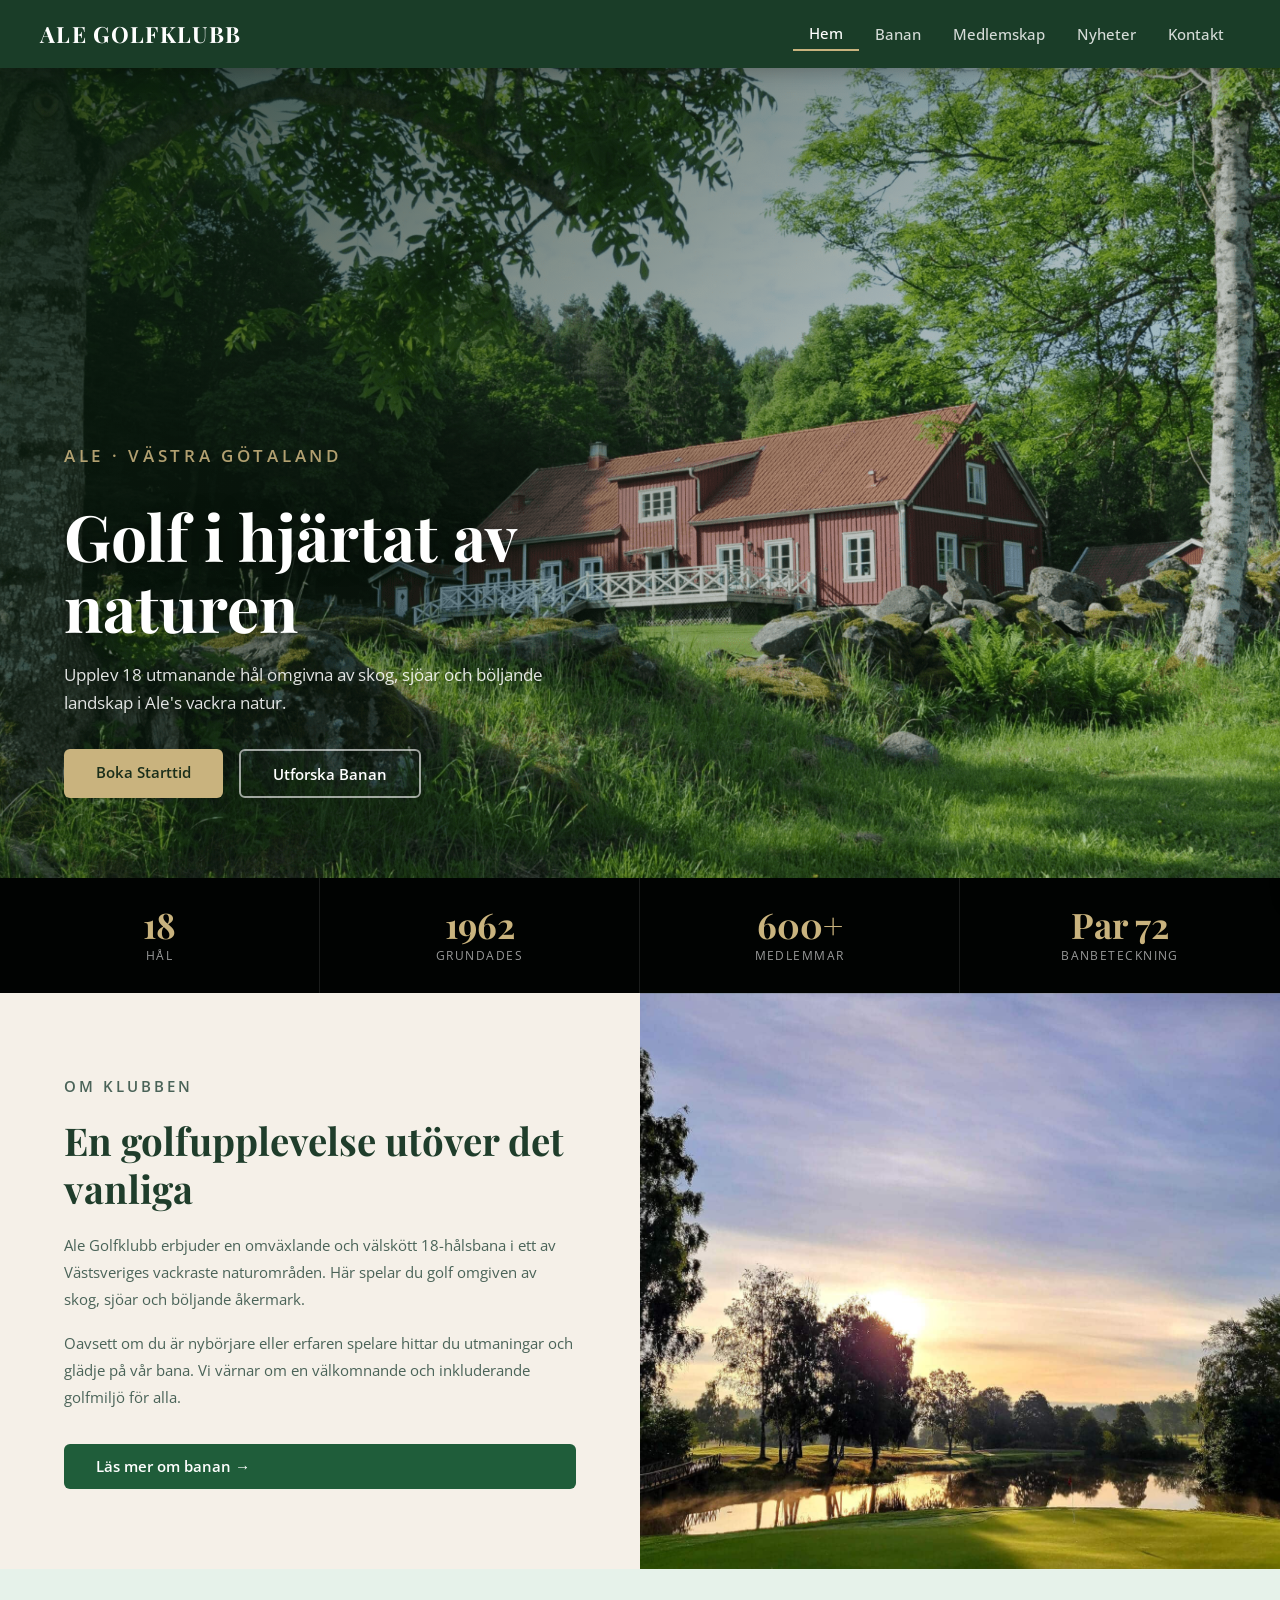
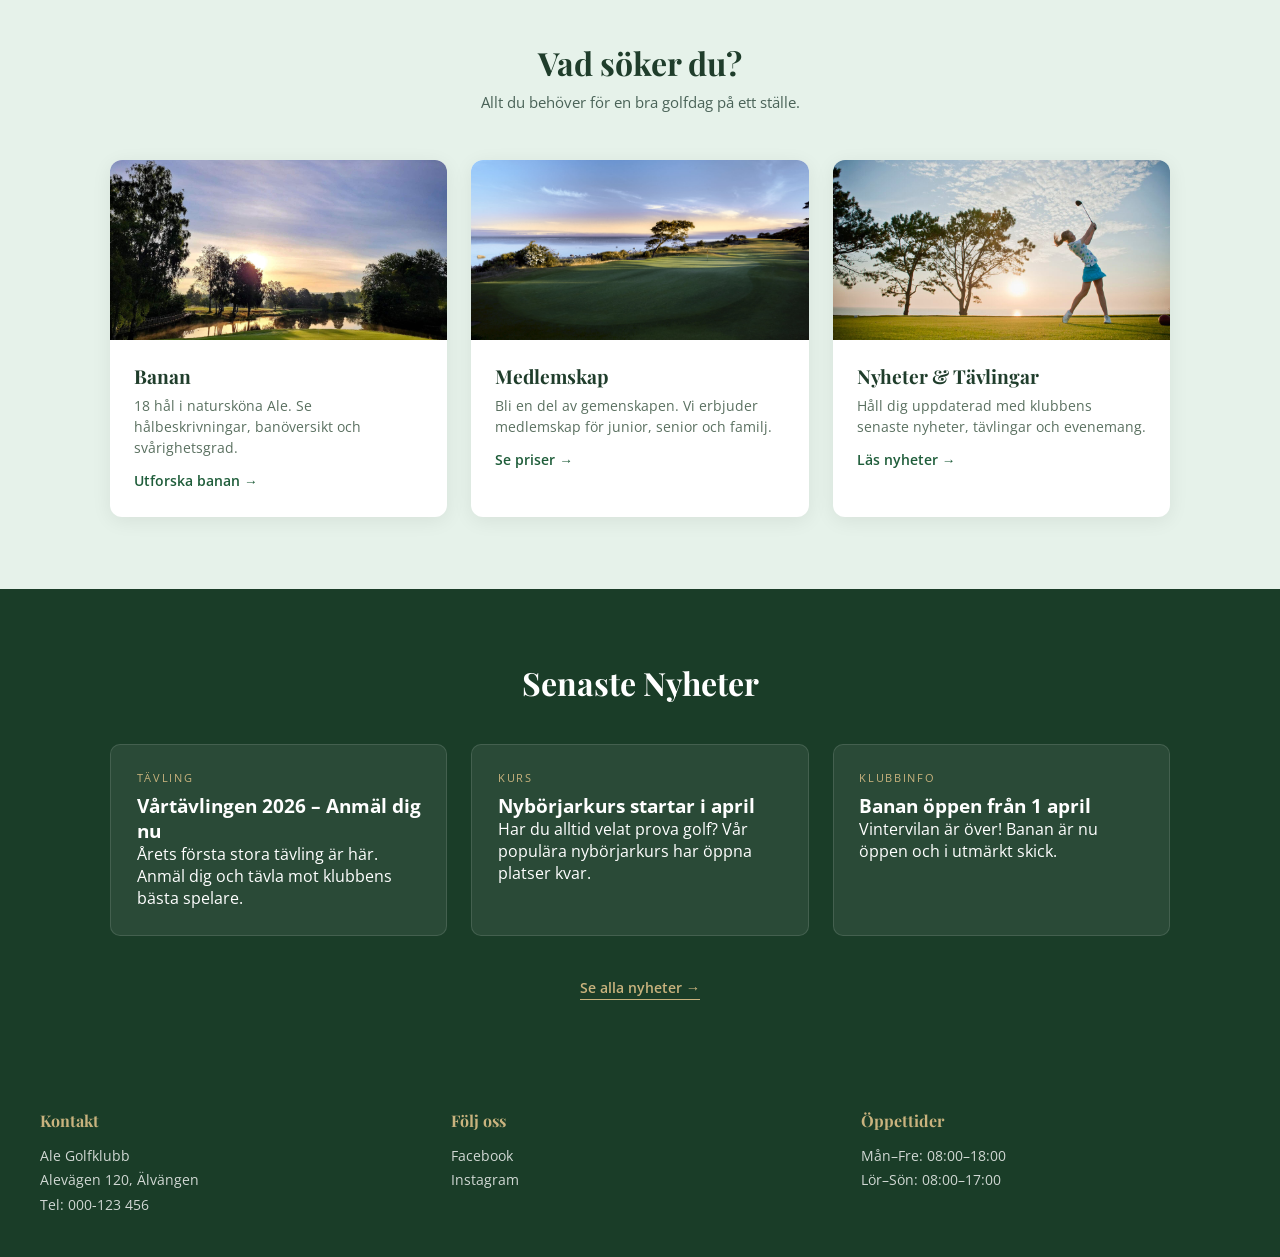
<file: index.html>
<!DOCTYPE html>
<html lang="sv">
<head>
  <meta charset="UTF-8">
  <meta name="viewport" content="width=device-width, initial-scale=1.0">
  <title>Ale Golfklubb</title>
  <link href="https://fonts.googleapis.com/css2?family=Playfair+Display:ital,wght@0,400;0,700;1,400&family=Open+Sans:wght@400;500;600&display=swap" rel="stylesheet">
  <link rel="stylesheet" href="css/style.css">
  <link rel="stylesheet" href="css/extra.css">
</head>
<body>

<header class="header">
  <div class="logo">ALE GOLFKLUBB</div>
  <nav class="nav">
    <a href="index.html" class="active">Hem</a>
    <a href="banor.html">Banan</a>
    <a href="medlemskap.html">Medlemskap</a>
    <a href="nyheter.html">Nyheter</a>
    <a href="#">Kontakt</a>
  </nav>
  <button class="hamburger" id="hamburger" aria-label="Öppna meny">
    <span></span>
    <span></span>
    <span></span>
  </button>
</header>

<div class="menu-overlay" id="menuOverlay"></div>
<nav class="mobile-menu" id="mobileMenu">
  <a href="index.html" class="active">Hem</a>
  <a href="banor.html">Banan</a>
  <a href="medlemskap.html">Medlemskap</a>
  <a href="nyheter.html">Nyheter</a>
  <a href="#">Kontakt</a>
</nav>

<section class="home-hero">
  <div class="home-hero-content">
    <p class="home-hero-eyebrow">Ale · Västra Götaland</p>
    <h1>Golf i hjärtat av naturen</h1>
    <p>Upplev 18 utmanande hål omgivna av skog, sjöar och böljande landskap i Ale's vackra natur.</p>
    <div class="home-hero-btns">
      <a href="medlemskap.html#planer" class="btn-primary">Boka Starttid</a>
      <a href="banor.html" class="btn-outline">Utforska Banan</a>
    </div>
  </div>
</section>

<div class="home-stats">
  <div class="stat-item">
    <div class="stat-number">18</div>
    <div class="stat-label">Hål</div>
  </div>
  <div class="stat-item">
    <div class="stat-number">1962</div>
    <div class="stat-label">Grundades</div>
  </div>
  <div class="stat-item">
    <div class="stat-number">600+</div>
    <div class="stat-label">Medlemmar</div>
  </div>
  <div class="stat-item">
    <div class="stat-number">Par 72</div>
    <div class="stat-label">Banbeteckning</div>
  </div>
</div>

<main class="home-intro">
  <div class="home-intro-text">
    <p class="section-eyebrow">Om Klubben</p>
    <h2>En golfupplevelse utöver det vanliga</h2>
    <p>Ale Golfklubb erbjuder en omväxlande och välskött 18-hålsbana i ett av Västsveriges vackraste naturområden. Här spelar du golf omgiven av skog, sjöar och böljande åkermark.</p>
    <p>Oavsett om du är nybörjare eller erfaren spelare hittar du utmaningar och glädje på vår bana. Vi värnar om en välkomnande och inkluderande golfmiljö för alla.</p>
    <a href="banor.html" class="btn-green" style="margin-top: 1rem;">Läs mer om banan →</a>
  </div>
  <div class="home-intro-image"></div>
</main>

<section class="home-quicklinks">
  <h2>Vad söker du?</h2>
  <p class="section-sub">Allt du behöver för en bra golfdag på ett ställe.</p>
  <div class="quicklinks-grid">
    <a href="banor.html" class="quicklink-card">
      <div class="quicklink-img" style="background-image: url('/img/Lysegardens_GK_1.jpg');"></div>
      <div class="quicklink-body">
        <h3>Banan</h3>
        <p>18 hål i natursköna Ale. Se hålbeskrivningar, banöversikt och svårighetsgrad.</p>
        <span class="quicklink-arrow">Utforska banan →</span>
      </div>
    </a>
    <a href="medlemskap.html" class="quicklink-card">
      <div class="quicklink-img" style="background-image: url('/img/9d8220f3-visby-hal-6.jpg');"></div>
      <div class="quicklink-body">
        <h3>Medlemskap</h3>
        <p>Bli en del av gemenskapen. Vi erbjuder medlemskap för junior, senior och familj.</p>
        <span class="quicklink-arrow">Se priser →</span>
      </div>
    </a>
    <a href="nyheter.html" class="quicklink-card">
      <div class="quicklink-img" style="background-image: url('/img/gettyimages-121322044-1024x576.jpg');"></div>
      <div class="quicklink-body">
        <h3>Nyheter & Tävlingar</h3>
        <p>Håll dig uppdaterad med klubbens senaste nyheter, tävlingar och evenemang.</p>
        <span class="quicklink-arrow">Läs nyheter →</span>
      </div>
    </a>
  </div>
</section>

<section class="home-news-strip">
  <h2>Senaste Nyheter</h2>
  <div class="news-strip-grid">
    <div class="card-dark">
      <p class="news-strip-tag">Tävling</p>
      <h3>Vårtävlingen 2026 – Anmäl dig nu</h3>
      <p>Årets första stora tävling är här. Anmäl dig och tävla mot klubbens bästa spelare.</p>
    </div>
    <div class="card-dark">
      <p class="news-strip-tag">Kurs</p>
      <h3>Nybörjarkurs startar i april</h3>
      <p>Har du alltid velat prova golf? Vår populära nybörjarkurs har öppna platser kvar.</p>
    </div>
    <div class="card-dark">
      <p class="news-strip-tag">Klubbinfo</p>
      <h3>Banan öppen från 1 april</h3>
      <p>Vintervilan är över! Banan är nu öppen och i utmärkt skick.</p>
    </div>
  </div>
  <div class="center-link">
    <a href="nyheter.html">Se alla nyheter →</a>
  </div>
</section>

<footer class="footer">
  <div>
    <h4>Kontakt</h4>
    <p>Ale Golfklubb<br>Alevägen 120, Älvängen<br>Tel: 000-123 456</p>
  </div>
  <div>
    <h4>Följ oss</h4>
    <p>Facebook<br>Instagram</p>
  </div>
  <div>
    <h4>Öppettider</h4>
    <p>Mån–Fre: 08:00–18:00<br>Lör–Sön: 08:00–17:00</p>
  </div>
</footer>

<script src="js/main.js"></script>

</body>
</html>
</file>
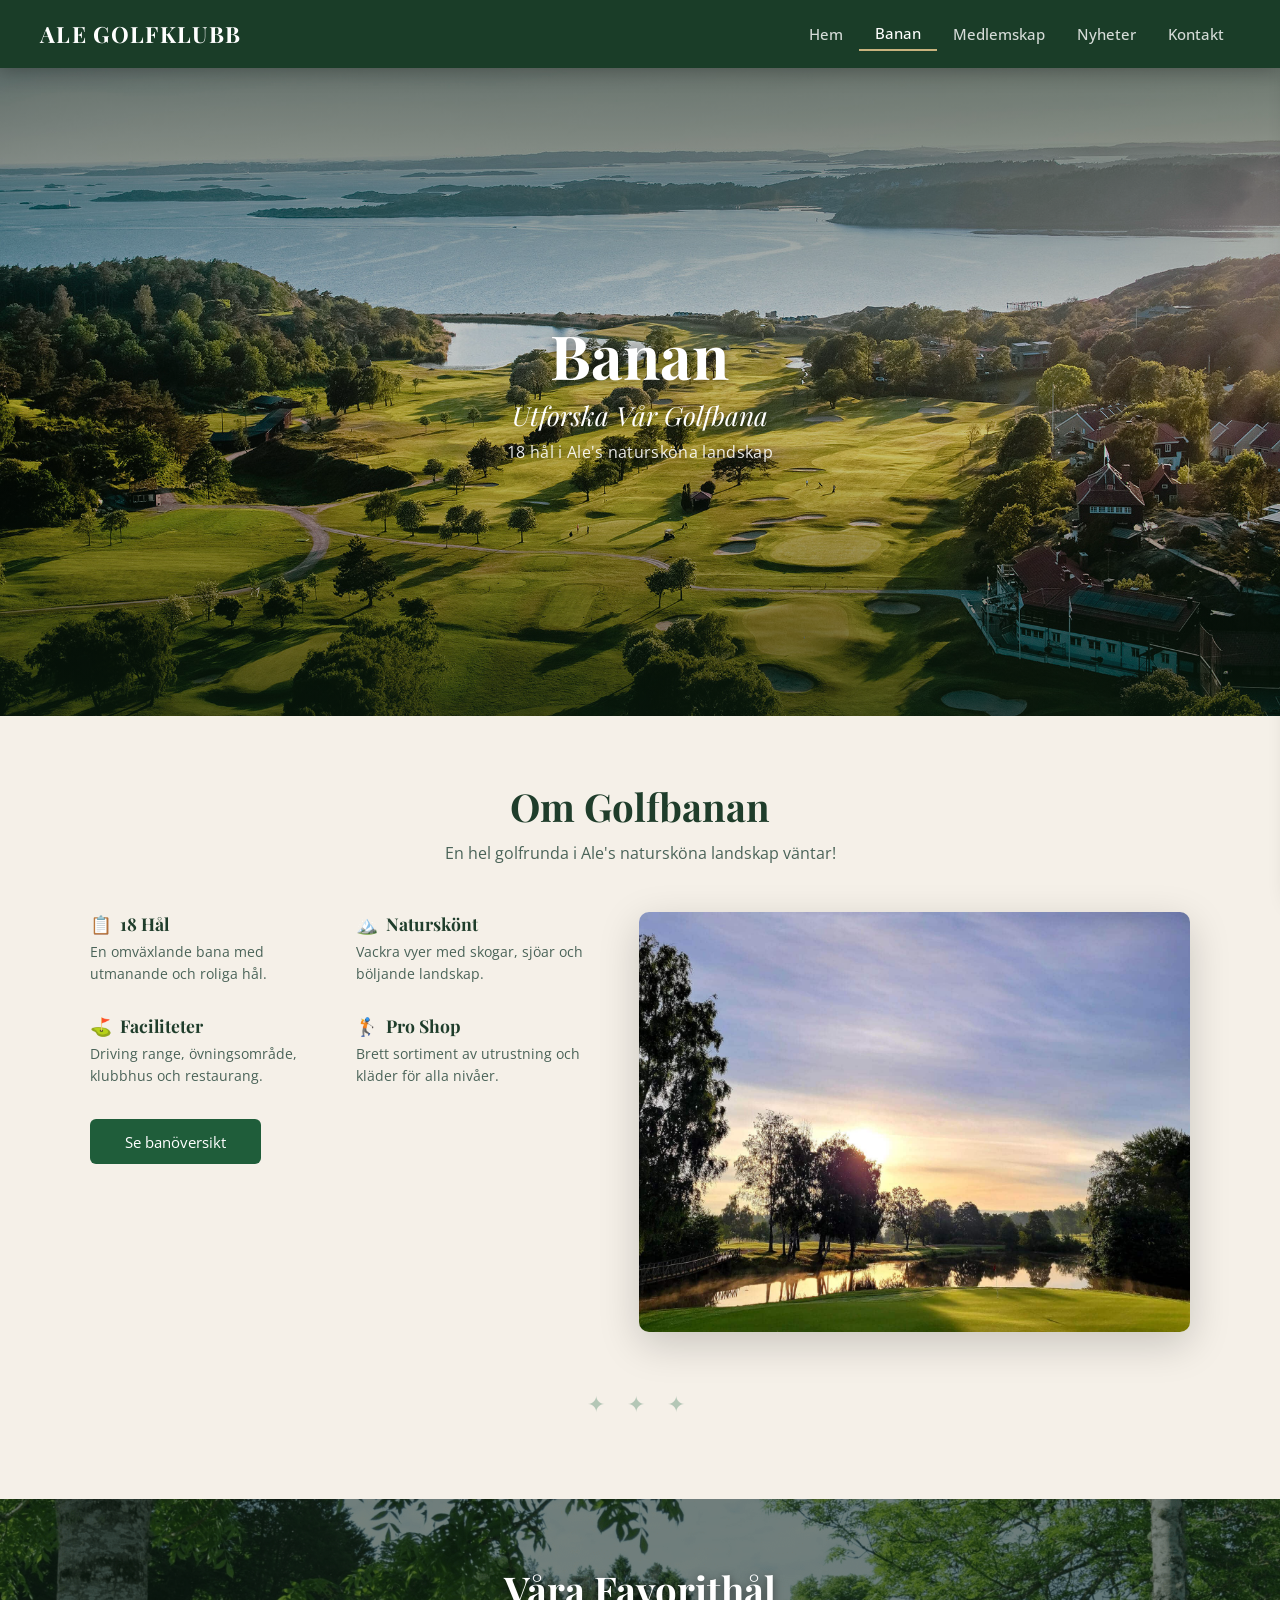
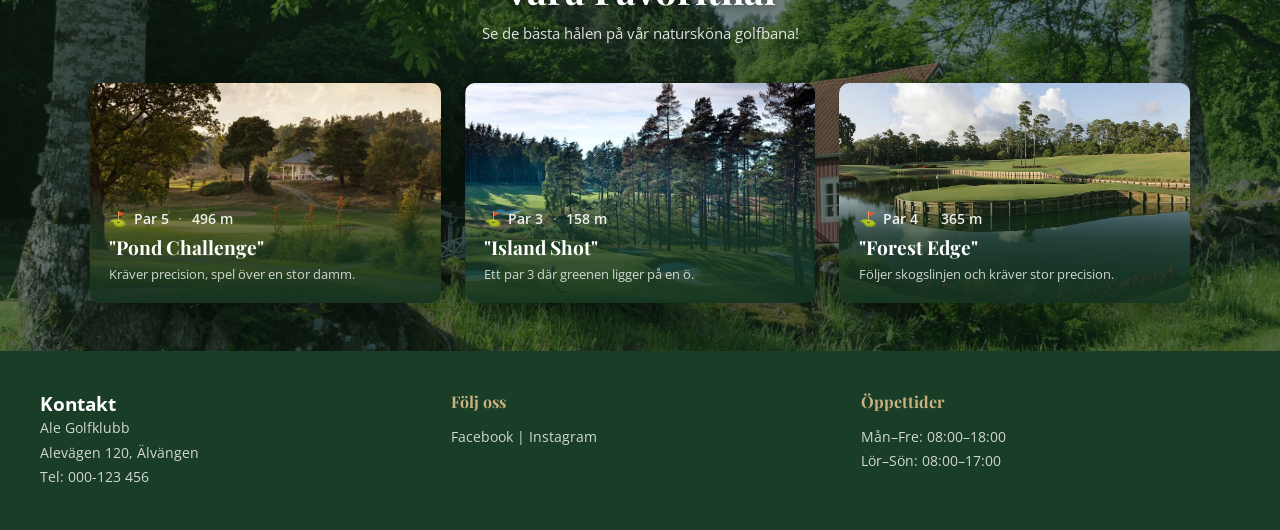
<file: banor.html>
<!DOCTYPE html>
<html lang="sv">
<head>
  <meta charset="UTF-8">
  <meta name="viewport" content="width=device-width, initial-scale=1.0">
  <title>Banan - Ale Golfklubb</title>
  <link rel="preconnect" href="https://fonts.googleapis.com">
  <link rel="preconnect" href="https://fonts.gstatic.com" crossorigin>
  <link href="https://fonts.googleapis.com/css2?family=Playfair+Display:ital,wght@0,400;0,700;1,400&family=Open+Sans:wght@400;500;600&display=swap" rel="stylesheet">
  <link rel="stylesheet" href="css/style.css">
  <link rel="stylesheet" href="css/extra.css">
</head>
<body>

<header class="header">
  <div class="logo">ALE GOLFKLUBB</div>
  <nav class="nav">
    <a href="index.html">Hem</a>
    <a href="banor.html" class="active">Banan</a>
    <a href="medlemskap.html">Medlemskap</a>
    <a href="nyheter.html">Nyheter</a>
    <a href="#">Kontakt</a>
  </nav>
  <button class="hamburger" id="hamburger" aria-label="Öppna meny">
    <span></span>
    <span></span>
    <span></span>
  </button>
</header>

<div class="menu-overlay" id="menuOverlay"></div>
<nav class="mobile-menu" id="mobileMenu">
  <a href="index.html">Hem</a>
  <a href="banor.html" class="active">Banan</a>
  <a href="medlemskap.html">Medlemskap</a>
  <a href="nyheter.html">Nyheter</a>
  <a href="#">Kontakt</a>
</nav>

<section class="course-hero">
  <div class="hero-content">
    <h1>Banan</h1>
    <p class="subtitle">Utforska Vår Golfbana</p>
    <span class="tagline">18 hål i Ale's natursköna landskap</span>
  </div>
</section>

<main class="course-info">
  <div class="course-info-header">
    <h2>Om Golfbanan</h2>
    <p>En hel golfrunda i Ale's natursköna landskap väntar!</p>
  </div>

  <div class="course-info-body">
    <div>
      <div class="course-features">
        <div class="feature-item">
          <div class="feature-icon-label">
            <span>📋</span>
            <span>18 Hål</span>
          </div>
          <p>En omväxlande bana med utmanande och roliga hål.</p>
        </div>
        <div class="feature-item">
          <div class="feature-icon-label">
            <span>🏔️</span>
            <span>Naturskönt</span>
          </div>
          <p>Vackra vyer med skogar, sjöar och böljande landskap.</p>
        </div>
        <div class="feature-item">
          <div class="feature-icon-label">
            <span>⛳</span>
            <span>Faciliteter</span>
          </div>
          <p>Driving range, övningsområde, klubbhus och restaurang.</p>
        </div>
        <div class="feature-item">
          <div class="feature-icon-label">
            <span>🏌️</span>
            <span>Pro Shop</span>
          </div>
          <p>Brett sortiment av utrustning och kläder för alla nivåer.</p>
        </div>
      </div>
      <div style="margin-top: 2rem;">
        <a href="#holes-grid" class="course-btn">Se banöversikt</a>
      </div>
    </div>

    <div class="course-image-block">
      <img src="/img/Lysegardens_GK_1.jpg" alt="Golfbana vy"
           onerror="this.style.display='none'; this.nextElementSibling.style.display='block';">
      <div class="img-placeholder"></div>
    </div>
  </div>

  <div class="divider">✦ ✦ ✦</div>
</main>

<section class="holes-bg" id="holes-grid">
  <div class="holes-header">
    <h2>Våra Favorithål</h2>
    <p>Se de bästa hålen på vår natursköna golfbana!</p>
  </div>

  <div class="holes-grid">

    <div class="hole-card">
      <div class="hole-img" style="background-image: url('/img/golfbanor.webp'); background-size: cover; background-position: center;"></div>
      <div class="hole-overlay">
        <div class="hole-par-line">
          <span>⛳</span>
          <span>Par 5</span>
          <span class="dot">·</span>
          <span>496 m</span>
        </div>
        <div class="hole-name">"Pond Challenge"</div>
        <p class="hole-desc">Kräver precision, spel över en stor damm.</p>
      </div>
    </div>

    <div class="hole-card">
      <div class="hole-img" style="background-image: url('/img/109_Hills_GC.jpg'); background-size: cover; background-position: center;"></div>
      <div class="hole-overlay">
        <div class="hole-par-line">
          <span>⛳</span>
          <span>Par 3</span>
          <span class="dot">·</span>
          <span>158 m</span>
        </div>
        <div class="hole-name">"Island Shot"</div>
        <p class="hole-desc">Ett par 3 där greenen ligger på en ö.</p>
      </div>
    </div>

    <div class="hole-card">
      <div class="hole-img" style="background-image: url('/img/Sawgrass_17.jpg'); background-size: cover; background-position: center;"></div>
      <div class="hole-overlay">
        <div class="hole-par-line">
          <span>⛳</span>
          <span>Par 4</span>
          <span class="dot">·</span>
          <span>365 m</span>
        </div>
        <div class="hole-name">"Forest Edge"</div>
        <p class="hole-desc">Följer skogslinjen och kräver stor precision.</p>
      </div>
    </div>

  </div>
</section>

<footer class="footer">
  <div>
    <h3>Kontakt</h3>
    <p>Ale Golfklubb<br>Alevägen 120, Älvängen<br>Tel: 000-123 456</p>
  </div>
  <div>
    <h4>Följ oss</h4>
    <p>Facebook | Instagram</p>
  </div>
  <div>
    <h4>Öppettider</h4>
    <p>Mån–Fre: 08:00–18:00<br>Lör–Sön: 08:00–17:00</p>
  </div>
</footer>

<script src="js/main.js"></script>

</body>
</html>
</file>
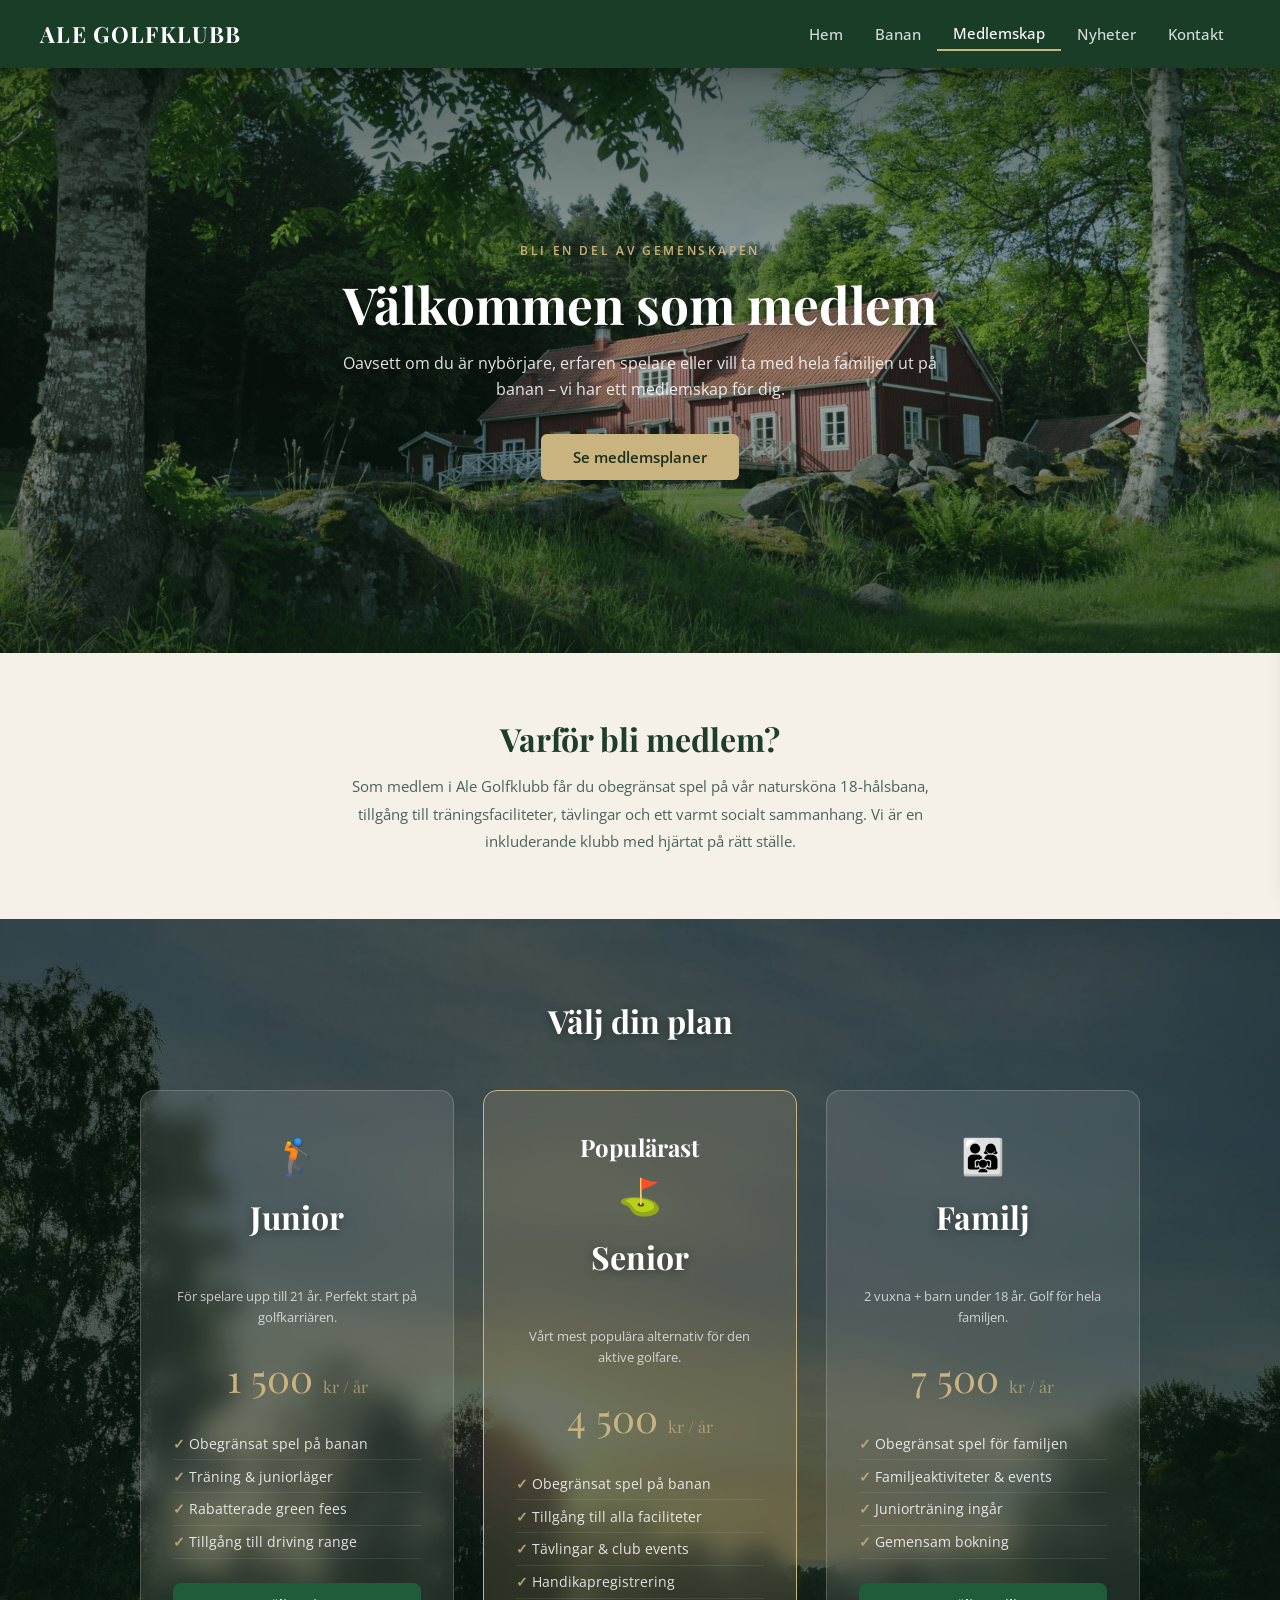
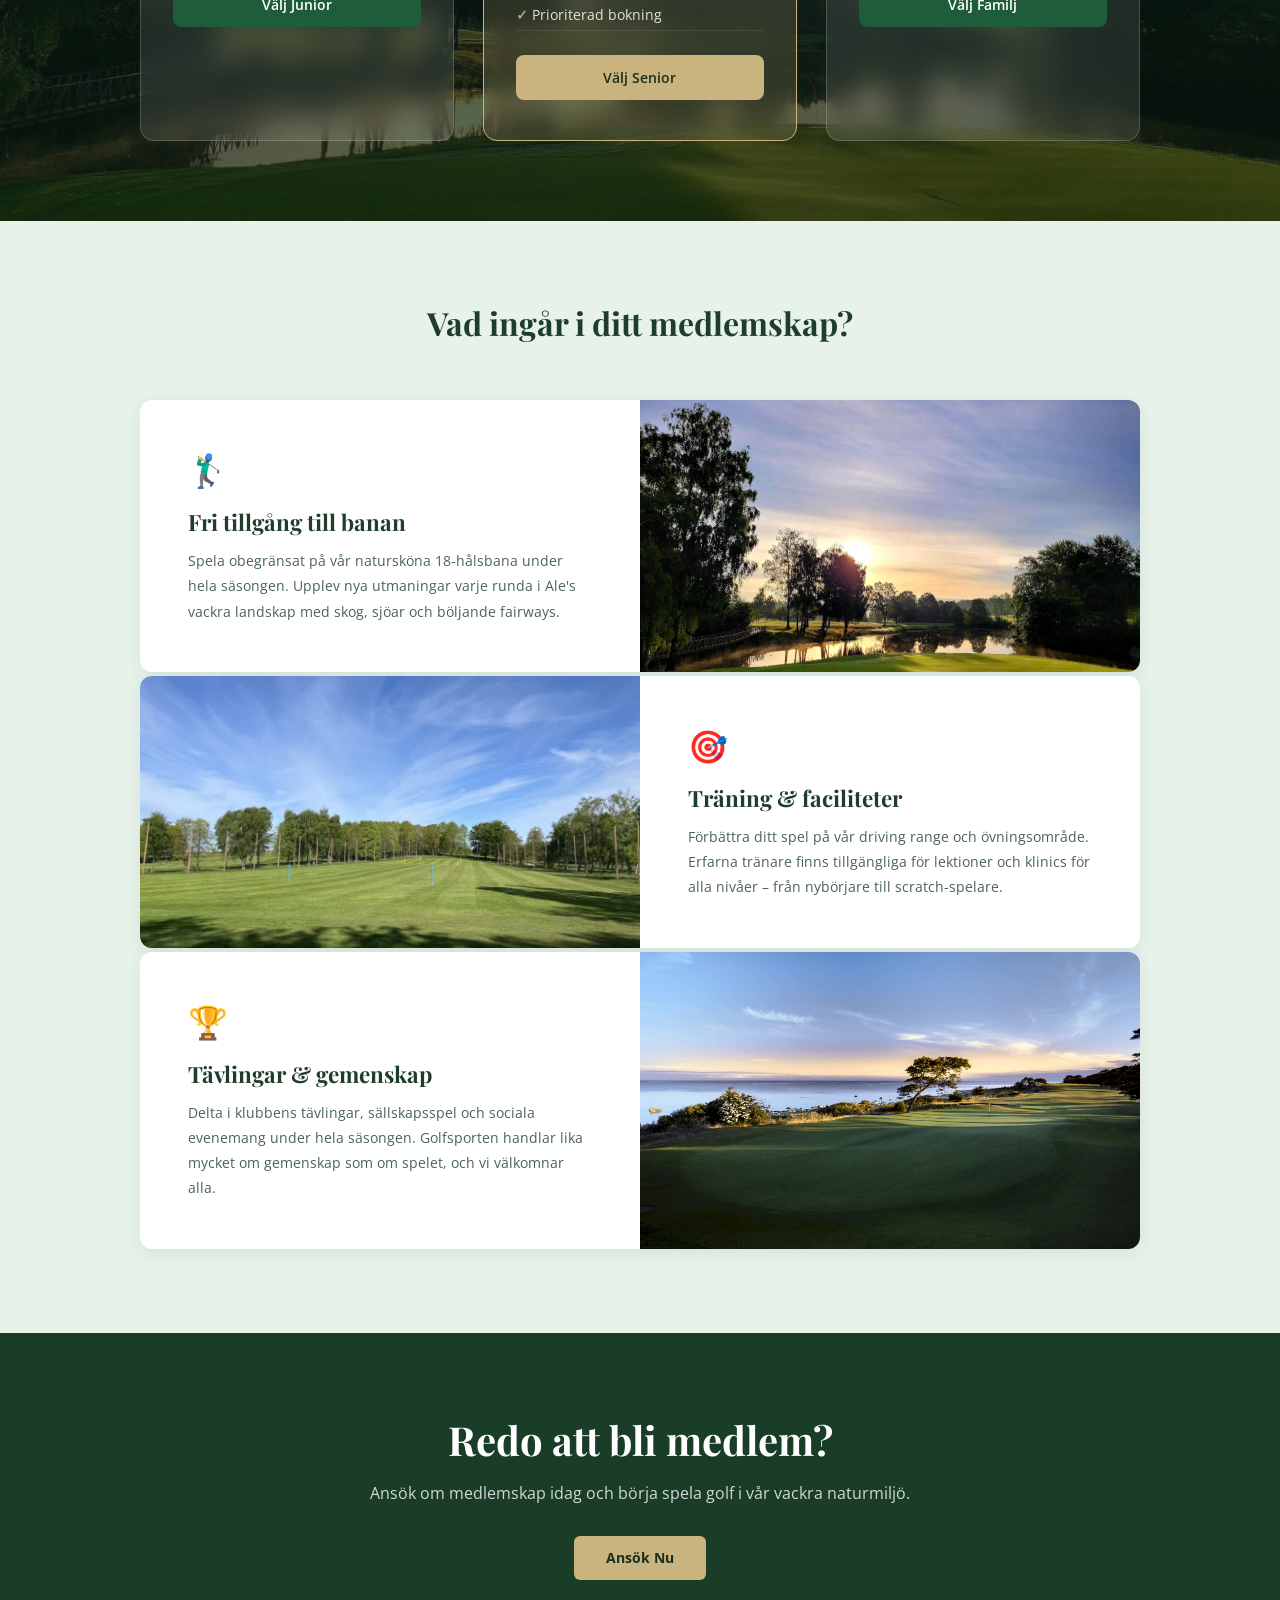
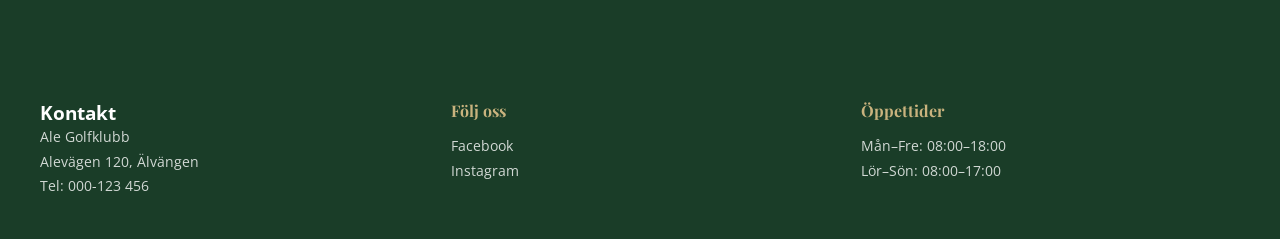
<file: medlemskap.html>
<!DOCTYPE html>
<html lang="sv">
<head>
  <meta charset="UTF-8">
  <meta name="viewport" content="width=device-width, initial-scale=1.0">
  <title>Medlemskap - Ale Golfklubb</title>
  <link href="https://fonts.googleapis.com/css2?family=Playfair+Display:ital,wght@0,400;0,700;1,400&family=Open+Sans:wght@400;500;600&display=swap" rel="stylesheet">
  <link rel="stylesheet" href="css/style.css">
  <link rel="stylesheet" href="css/extra.css">
</head>
<body>

<header class="header">
  <div class="logo">ALE GOLFKLUBB</div>
  <nav class="nav">
    <a href="index.html">Hem</a>
    <a href="banor.html">Banan</a>
    <a href="medlemskap.html" class="active">Medlemskap</a>
    <a href="nyheter.html">Nyheter</a>
    <a href="#">Kontakt</a>
  </nav>
  <button class="hamburger" id="hamburger" aria-label="Öppna meny">
    <span></span>
    <span></span>
    <span></span>
  </button>
</header>

<div class="menu-overlay" id="menuOverlay"></div>
<nav class="mobile-menu" id="mobileMenu">
  <a href="index.html">Hem</a>
  <a href="banor.html">Banan</a>
  <a href="medlemskap.html" class="active">Medlemskap</a>
  <a href="nyheter.html">Nyheter</a>
  <a href="#">Kontakt</a>
</nav>

<section class="member-hero">
  <div class="member-hero-content">
    <span class="eyebrow">Bli en del av gemenskapen</span>
    <h1>Välkommen som medlem</h1>
    <p>Oavsett om du är nybörjare, erfaren spelare eller vill ta med hela familjen ut på banan – vi har ett medlemskap för dig.</p>
    <a href="#planer" class="btn-primary">Se medlemsplaner</a>
  </div>
</section>

<section class="member-intro">
  <h2>Varför bli medlem?</h2>
  <p>Som medlem i Ale Golfklubb får du obegränsat spel på vår natursköna 18-hålsbana, tillgång till träningsfaciliteter, tävlingar och ett varmt socialt sammanhang. Vi är en inkluderande klubb med hjärtat på rätt ställe.</p>
</section>

<main class="member-plans" id="planer">
  <h2>Välj din plan</h2>
  <div class="plans-grid">

    <div class="plan-card">
      <h1>🏌️</h1>
      <h2>Junior</h2>
      <p class="plan-desc">För spelare upp till 21 år. Perfekt start på golfkarriären.</p>
      <div class="plan-price">1 500 <span>kr / år</span></div>
      <ul>
        <li>Obegränsat spel på banan</li>
        <li>Träning & juniorläger</li>
        <li>Rabatterade green fees</li>
        <li>Tillgång till driving range</li>
      </ul>
      <a href="#" class="btn-plan">Välj Junior</a>
    </div>

    <div class="plan-card featured">
      <h3>Populärast</h3>
      <h1>⛳</h1>
      <h2>Senior</h2>
      <p class="plan-desc">Vårt mest populära alternativ för den aktive golfare.</p>
      <div class="plan-price">4 500 <span>kr / år</span></div>
      <ul>
        <li>Obegränsat spel på banan</li>
        <li>Tillgång till alla faciliteter</li>
        <li>Tävlingar & club events</li>
        <li>Handikapregistrering</li>
        <li>Prioriterad bokning</li>
      </ul>
      <a href="#" class="btn-plan">Välj Senior</a>
    </div>

    <div class="plan-card">
      <h1>👨‍👩‍👧</h1>
      <h2>Familj</h2>
      <p class="plan-desc">2 vuxna + barn under 18 år. Golf för hela familjen.</p>
      <div class="plan-price">7 500 <span>kr / år</span></div>
      <ul>
        <li>Obegränsat spel för familjen</li>
        <li>Familjeaktiviteter & events</li>
        <li>Juniorträning ingår</li>
        <li>Gemensam bokning</li>
      </ul>
      <a href="#" class="btn-plan">Välj Familj</a>
    </div>

  </div>
</main>

<section class="member-benefits">
  <h2>Vad ingår i ditt medlemskap?</h2>

  <div class="benefit-row">
    <div class="benefit-text">
      <div class="benefit-icon-large">🏌️‍♂️</div>
      <h3>Fri tillgång till banan</h3>
      <p>Spela obegränsat på vår natursköna 18-hålsbana under hela säsongen. Upplev nya utmaningar varje runda i Ale's vackra landskap med skog, sjöar och böljande fairways.</p>
    </div>
    <div class="benefit-img" style="background-image: url('/img/Lysegardens_GK_1.jpg');"></div>
  </div>

  <div class="benefit-row reverse">
    <div class="benefit-text">
      <div class="benefit-icon-large">🎯</div>
      <h3>Träning & faciliteter</h3>
      <p>Förbättra ditt spel på vår driving range och övningsområde. Erfarna tränare finns tillgängliga för lektioner och klinics för alla nivåer – från nybörjare till scratch-spelare.</p>
    </div>
    <div class="benefit-img" style="background-image: url('/img/thumbnail_IMG_4904-1030x773.jpg');"></div>
  </div>

  <div class="benefit-row">
    <div class="benefit-text">
      <div class="benefit-icon-large">🏆</div>
      <h3>Tävlingar & gemenskap</h3>
      <p>Delta i klubbens tävlingar, sällskapsspel och sociala evenemang under hela säsongen. Golfsporten handlar lika mycket om gemenskap som om spelet, och vi välkomnar alla.</p>
    </div>
    <div class="benefit-img" style="background-image: url('/img/9d8220f3-visby-hal-6.jpg');"></div>
  </div>
</section>

<section class="member-cta">
  <h2>Redo att bli medlem?</h2>
  <p>Ansök om medlemskap idag och börja spela golf i vår vackra naturmiljö.</p>
  <button type="button">Ansök Nu</button>
</section>

<footer class="footer">
  <div>
    <h3>Kontakt</h3>
    <p>Ale Golfklubb<br>Alevägen 120, Älvängen<br>Tel: 000-123 456</p>
  </div>
  <div>
    <h4>Följ oss</h4>
    <p>Facebook<br>Instagram</p>
  </div>
  <div>
    <h4>Öppettider</h4>
    <p>Mån–Fre: 08:00–18:00<br>Lör–Sön: 08:00–17:00</p>
  </div>
</footer>

<script src="js/main.js"></script>

</body>
</html>
</file>
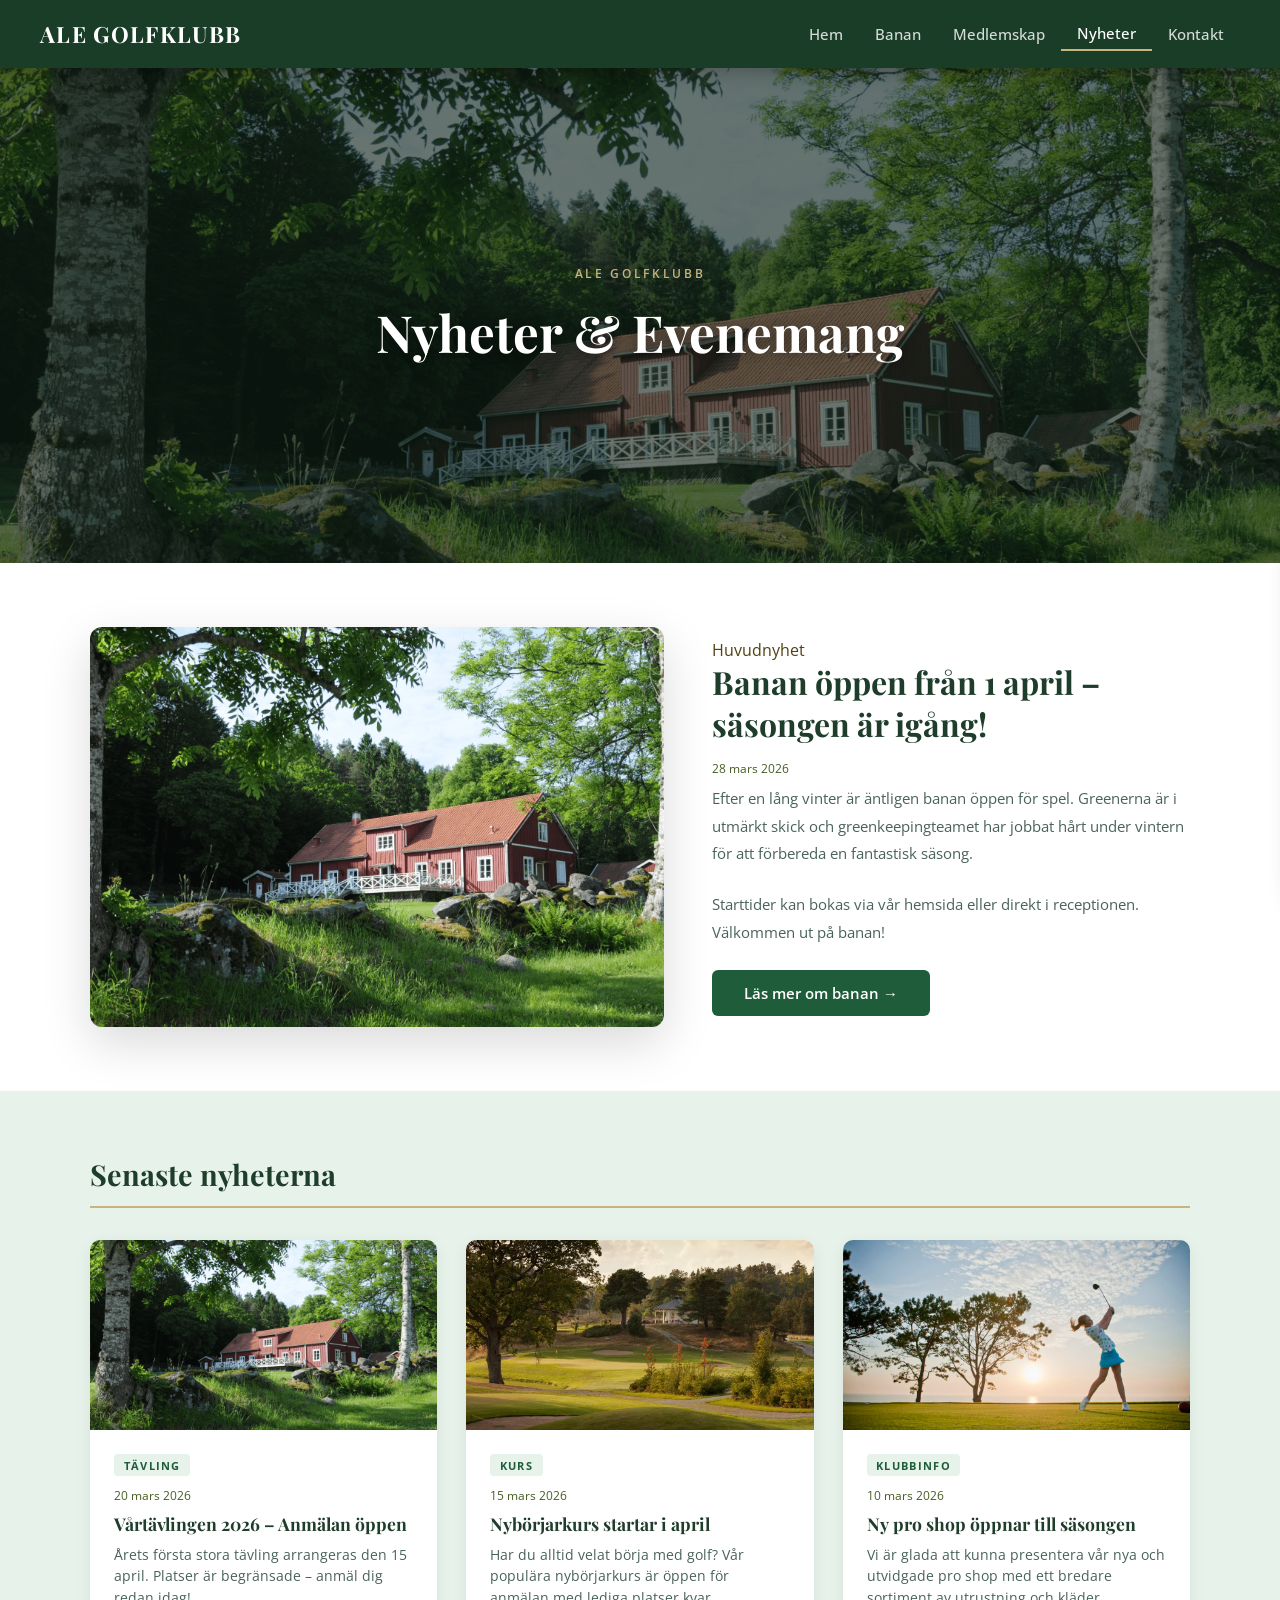
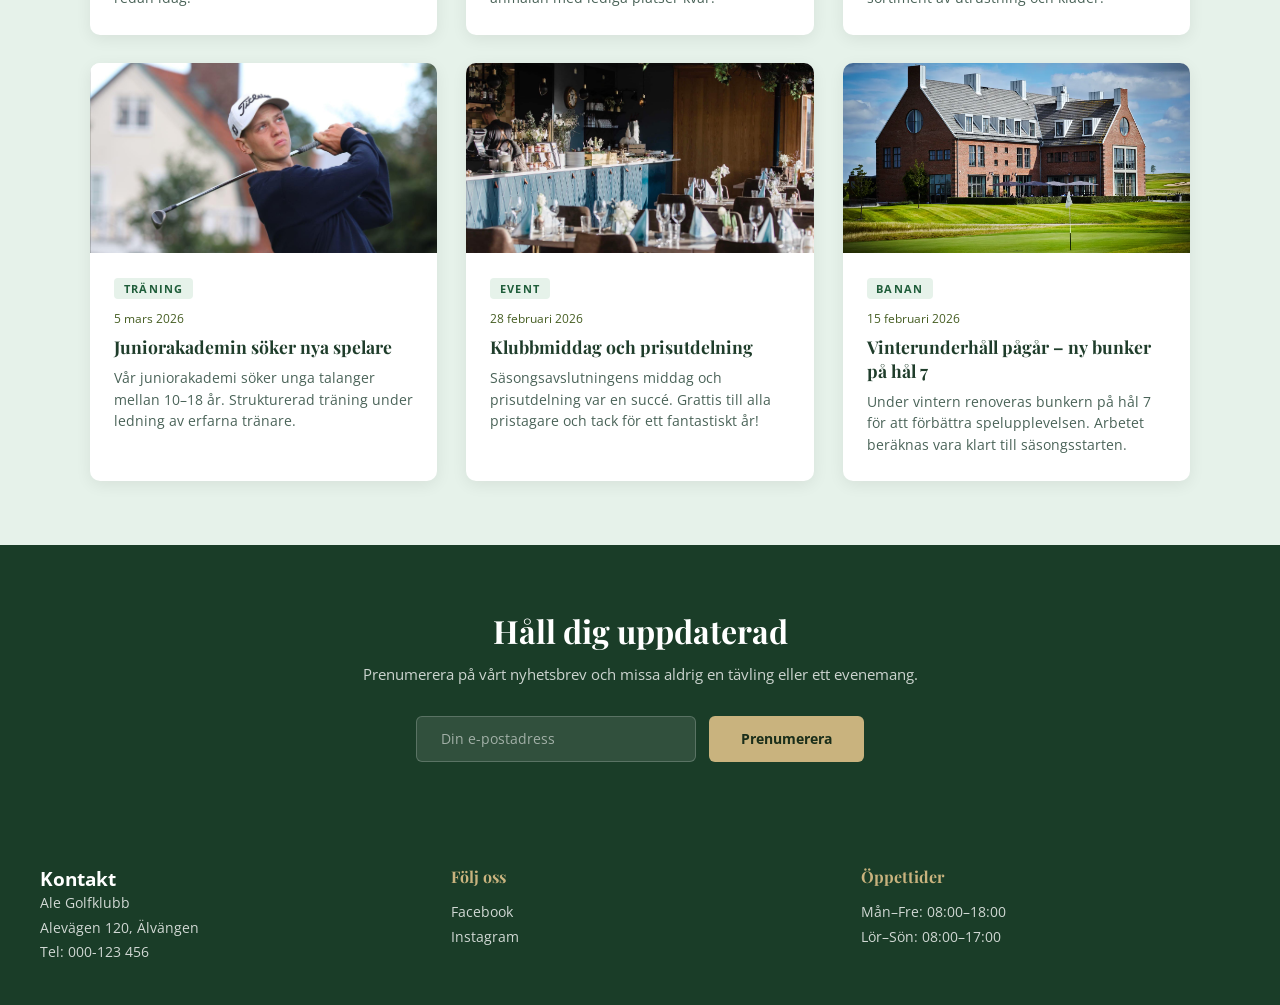
<file: nyheter.html>
<!DOCTYPE html>
<html lang="sv">
<head>
  <meta charset="UTF-8">
  <meta name="viewport" content="width=device-width, initial-scale=1.0">
  <title>Nyheter - Ale Golfklubb</title>
  <link href="https://fonts.googleapis.com/css2?family=Playfair+Display:ital,wght@0,400;0,700;1,400&family=Open+Sans:wght@400;500;600&display=swap" rel="stylesheet">
  <link rel="stylesheet" href="css/style.css">
  <link rel="stylesheet" href="css/extra.css">
</head>
<body>

<header class="header">
  <div class="logo">ALE GOLFKLUBB</div>
  <nav class="nav">
    <a href="index.html">Hem</a>
    <a href="banor.html">Banan</a>
    <a href="medlemskap.html">Medlemskap</a>
    <a href="nyheter.html" class="active">Nyheter</a>
    <a href="#">Kontakt</a>
  </nav>
  <button class="hamburger" id="hamburger" aria-label="Öppna meny">
    <span></span>
    <span></span>
    <span></span>
  </button>
</header>

<div class="menu-overlay" id="menuOverlay"></div>
<nav class="mobile-menu" id="mobileMenu">
  <a href="index.html">Hem</a>
  <a href="banor.html">Banan</a>
  <a href="medlemskap.html">Medlemskap</a>
  <a href="nyheter.html" class="active">Nyheter</a>
  <a href="#">Kontakt</a>
</nav>

<section class="news-hero">
  <div class="news-hero-content">
    <span class="eyebrow">Ale Golfklubb</span>
    <h1>Nyheter & Evenemang</h1>
  </div>
</section>

<section class="news-featured">
  <div class="news-featured-inner">
    <div class="news-featured-img"></div>
    <div class="news-featured-text">
      <span class="news-featured-eyebrow">Huvudnyhet</span>
      <h2>Banan öppen från 1 april – säsongen är igång!</h2>
      <span class="news-date">28 mars 2026</span>
      <p>Efter en lång vinter är äntligen banan öppen för spel. Greenerna är i utmärkt skick och greenkeepingteamet har jobbat hårt under vintern för att förbereda en fantastisk säsong.</p>
      <p>Starttider kan bokas via vår hemsida eller direkt i receptionen. Välkommen ut på banan!</p>
      <a href="banor.html" class="btn-green">Läs mer om banan →</a>
    </div>
  </div>
</section>

<main class="news-grid-section">
    <h2>Senaste nyheterna</h2>
    <div class="news-article-grid">
  
      <a href="#" class="news-article-card">
        <div class="news-article-img" style="background-image: url('/img/banner-img1.png');"></div>
        <div class="news-article-body">
          <span class="news-tag">Tävling</span>
          <span class="news-date">20 mars 2026</span>
          <h3>Vårtävlingen 2026 – Anmälan öppen</h3>
          <p>Årets första stora tävling arrangeras den 15 april. Platser är begränsade – anmäl dig redan idag!</p>
        </div>
      </a>
  
      <a href="#" class="news-article-card">
        <div class="news-article-img" style="background-image: url('/img/golfbanor.webp');"></div>
        <div class="news-article-body">
          <span class="news-tag">Kurs</span>
          <span class="news-date">15 mars 2026</span>
          <h3>Nybörjarkurs startar i april</h3>
          <p>Har du alltid velat börja med golf? Vår populära nybörjarkurs är öppen för anmälan med lediga platser kvar.</p>
        </div>
      </a>
  
      <a href="#" class="news-article-card">
        <div class="news-article-img" style="background-image: url('/img/gettyimages-121322044-1024x576.jpg');"></div>
        <div class="news-article-body">
          <span class="news-tag">Klubbinfo</span>
          <span class="news-date">10 mars 2026</span>
          <h3>Ny pro shop öppnar till säsongen</h3>
          <p>Vi är glada att kunna presentera vår nya och utvidgade pro shop med ett bredare sortiment av utrustning och kläder.</p>
        </div>
      </a>
  
      <a href="#" class="news-article-card">
        <div class="news-article-img" style="background-image: url('/img/0wGZls3xH3g-mYkhtq8e9qAISXJ0-REGULAR.jpg');"></div>
        <div class="news-article-body">
          <span class="news-tag">Träning</span>
          <span class="news-date">5 mars 2026</span>
          <h3>Juniorakademin söker nya spelare</h3>
          <p>Vår juniorakademi söker unga talanger mellan 10–18 år. Strukturerad träning under ledning av erfarna tränare.</p>
        </div>
      </a>
  
      <a href="#" class="news-article-card">
        <div class="news-article-img" style="background-image: url('img/Miljobild-restaurang-3.jpg');"></div>
        <div class="news-article-body">
          <span class="news-tag">Event</span>
          <span class="news-date">28 februari 2026</span>
          <h3>Klubbmiddag och prisutdelning</h3>
          <p>Säsongsavslutningens middag och prisutdelning var en succé. Grattis till alla pristagare och tack för ett fantastiskt år!</p>
        </div>
      </a>
  
      <a href="#" class="news-article-card">
        <div class="news-article-img" style="background-image: url('/img/9748_1620734278.233.webp');"></div>
        <div class="news-article-body">
          <span class="news-tag">Banan</span>
          <span class="news-date">15 februari 2026</span>
          <h3>Vinterunderhåll pågår – ny bunker på hål 7</h3>
          <p>Under vintern renoveras bunkern på hål 7 för att förbättra spelupplevelsen. Arbetet beräknas vara klart till säsongsstarten.</p>
        </div>
      </a>
    </div>
</main>

<section class="news-newsletter">
  <h2>Håll dig uppdaterad</h2>
  <p>Prenumerera på vårt nyhetsbrev och missa aldrig en tävling eller ett evenemang.</p>
  <div class="newsletter-form">
    <input type="email" placeholder="Din e-postadress">
    <button type="button">Prenumerera</button>
  </div>
</section>

<footer class="footer">
  <div>
    <h3>Kontakt</h3>
    <p>Ale Golfklubb<br>Alevägen 120, Älvängen<br>Tel: 000-123 456</p>
  </div>
  <div>
    <h4>Följ oss</h4>
    <p>Facebook<br>Instagram</p>
  </div>
  <div>
    <h4>Öppettider</h4>
    <p>Mån–Fre: 08:00–18:00<br>Lör–Sön: 08:00–17:00</p>
  </div>
</footer>

<script src="js/main.js"></script>

</body>
</html>
</file>
<file: css/style.css>
@import url('https://fonts.googleapis.com/css2?family=Playfair+Display:ital,wght@0,400;0,700;1,400&family=Open+Sans:wght@400;500;600&display=swap');

* {
  box-sizing: border-box;
  margin: 0;
  padding: 0;
}

body {
  font-family: 'Open Sans', sans-serif;
  background-color: #e6f2ea;
  color: #1f3d2b;
}

.eyebrow {
  display: block;
  font-size: 0.75rem;
  font-weight: 600;
  letter-spacing: 0.22em;
  text-transform: uppercase;
  color: #c9b37e;
  margin-bottom: 1rem;
}

.gold-line {
  width: 60px;
  height: 3px;
  background: #c9b37e;
  margin: 1rem auto;
  border-radius: 2px;
}

/* knappar */

.btn, .btn-primary, .btn-outline, .btn-green, .btn-dark, .btn-gold, .btn-ghost {
  display: inline-block;
  padding: 0.8rem 2rem;
  border: none;
  border-radius: 6px;
  font-family: 'Open Sans', sans-serif;
  font-size: 0.95rem;
  font-weight: 600;
  cursor: pointer;
  text-decoration: none;
  transition: background 0.2s, transform 0.15s;
}

/* guld-knapp - används på hero och CTA */
.btn-primary, .btn-gold {
  background: #c9b37e;
  color: #1a2e1a;
}
.btn-primary:hover, .btn-gold:hover {
  background: #b39e63;
  transform: translateY(-2px);
}

/* mörkgrön knapp */
.btn-dark, .btn-green {
  background: #1f5d3a;
  color: white;
}
.btn-dark:hover, .btn-green:hover {
  background: #174c2f;
}

/* genomskinlig knapp mot mörk bakgrund */
.btn-outline, .btn-ghost {
  background: transparent;
  color: white;
  border: 2px solid rgba(255,255,255,0.6);
}
.btn-outline:hover, .btn-ghost:hover {
  border-color: #c9b37e;
  color: #c9b37e;
}

/* kort - återanvänds på nyheter och index */

.card-grid {
  display: grid;
  grid-template-columns: repeat(3, 1fr);
  gap: 1.5rem;
  max-width: 1100px;
  margin: 0 auto;
}

.card-white {
  background: white;
  border-radius: 10px;
  overflow: hidden;
  box-shadow: 0 4px 16px rgba(0,0,0,0.07);
  transition: transform 0.22s, box-shadow 0.22s;
  text-decoration: none;
  color: inherit;
  display: block;
}
.card-white:hover {
  transform: translateY(-5px);
  box-shadow: 0 12px 32px rgba(0,0,0,0.12);
}

.card-img {
  height: 190px;
  background-color: #2a5c3f;
  background-size: cover;
  background-position: center;
}

.card-body {
  padding: 1.4rem 1.5rem 1.6rem;
}
.card-body h3 {
  font-family: 'Playfair Display', serif;
  font-size: 1.1rem;
  margin-bottom: 0.5rem;
  color: #1f3d2b;
  line-height: 1.35;
}
.card-body p {
  font-size: 0.85rem;
  color: #4a6358;
  line-height: 1.6;
}

/* glasskort används på pristabell */
.card-glass {
  background: rgba(255,255,255,0.10);
  backdrop-filter: blur(12px);
  border: 1px solid rgba(255,255,255,0.18);
  border-radius: 14px;
  padding: 2.5rem 2rem;
  color: white;
  text-align: center;
  transition: transform 0.25s, background 0.25s;
  position: relative;
}
.card-glass:hover {
  transform: translateY(-8px);
  background: rgba(255,255,255,0.16);
}
.card-glass.featured {
  background: rgba(201,179,126,0.18);
  border-color: #c9b37e;
}

/* mörkgrön glastig bakgrund, används i nyhetsdel på index */
.card-dark {
  background: rgba(255,255,255,0.07);
  border: 1px solid rgba(255,255,255,0.12);
  border-radius: 10px;
  padding: 1.6rem;
  color: white;
  transition: background 0.2s;
}
.card-dark:hover {
  background: rgba(255,255,255,0.12);
}

/* nyhetsetikett och datum */
.news-tag {
  display: inline-block;
  font-size: 0.68rem;
  font-weight: 700;
  letter-spacing: 0.12em;
  text-transform: uppercase;
  color: #1f5d3a;
  background: #e6f2ea;
  border-radius: 4px;
  padding: 0.2rem 0.6rem;
  margin-bottom: 0.7rem;
}
.news-date {
  display: block;
  font-size: 0.78rem;
  color: #455d22;
  margin-bottom: 0.5rem;
}
.news-strip-tag {
  font-size: 0.7rem;
  text-transform: uppercase;
  letter-spacing: 0.15em;
  color: #c9b37e;
  margin-bottom: 0.5rem;
  display: block;
}

.center-link {
  text-align: center;
}
.center-link a {
  color: #c9b37e;
  text-decoration: none;
  font-weight: 600;
  font-size: 0.9rem;
  border-bottom: 1px solid #c9b37e;
  padding-bottom: 2px;
}

/* header + hamburgermeny */

.header {
  background-color: #1a3d28;
  padding: 1.1rem 2.5rem;
  display: flex;
  justify-content: space-between;
  align-items: center;
  position: sticky;
  top: 0;
  z-index: 200;
  box-shadow: 0 2px 20px rgba(0,0,0,0.3);
}

.logo {
  font-family: 'Playfair Display', serif;
  font-size: 1.4rem;
  font-weight: 700;
  letter-spacing: 0.06em;
  color: white;
}

.nav {
  display: flex;
  align-items: center;
}
.nav a {
  color: rgba(255,255,255,0.82);
  padding: 0.35rem 1rem;
  text-decoration: none;
  font-weight: 500;
  font-size: 0.92rem;
  transition: color 0.2s;
}
.nav a:hover {
  color: #c9b37e;
}
.nav a.active {
  color: white;
  border-bottom: 2px solid #c9b37e;
}

.hamburger {
  display: none;
  flex-direction: column;
  justify-content: center;
  gap: 5px;
  background: none;
  border: none;
  cursor: pointer;
  padding: 4px;
  z-index: 300;
}
.hamburger span {
  display: block;
  width: 24px;
  height: 2px;
  background: white;
  border-radius: 2px;
  transition: transform 0.25s, opacity 0.25s;
}
.hamburger.open span:nth-child(1) {
  transform: translateY(7px) rotate(45deg);
}
.hamburger.open span:nth-child(2) {
  opacity: 0;
}
.hamburger.open span:nth-child(3) {
  transform: translateY(-7px) rotate(-45deg);
}

.mobile-menu {
  position: fixed;
  top: 0;
  right: -280px;
  width: 260px;
  height: 100vh;
  background: #1a3d28;
  z-index: 150;
  padding: 5rem 2rem 2rem;
  display: flex;
  flex-direction: column;
  gap: 0.3rem;
  box-shadow: -4px 0 24px rgba(0,0,0,0.3);
  transition: right 0.3s ease;
}
.mobile-menu.open {
  right: 0;
}
.mobile-menu a {
  color: rgba(255,255,255,0.85);
  text-decoration: none;
  font-size: 1.1rem;
  font-weight: 500;
  padding: 0.9rem 0;
  border-bottom: 1px solid rgba(255,255,255,0.1);
  transition: color 0.2s;
}
.mobile-menu a:hover {
  color: #c9b37e;
}
.mobile-menu a.active {
  color: #c9b37e;
}

.menu-overlay {
  display: none;
  position: fixed;
  inset: 0;
  background: rgba(0,0,0,0.45);
  z-index: 140;
}
.menu-overlay.open {
  display: block;
}

/* footer */

.footer {
  background-color: #1a3d28;
  color: white;
  display: grid;
  grid-template-columns: repeat(auto-fit, minmax(200px, 1fr));
  padding: 2.5rem;
  gap: 2rem;
}
.footer h4 {
  font-family: 'Playfair Display', serif;
  font-size: 1rem;
  color: #c9b37e;
  margin-bottom: 0.8rem;
}
.footer p {
  font-size: 0.88rem;
  line-height: 1.75;
  opacity: 0.8;
}

/* index.html */

.home-hero {
  height: 90vh;
  min-height: 560px;
  background-image: url("/img/banner-img1.png");
  background-size: cover;
  background-position: center 40%;
  display: flex;
  align-items: flex-end;
  justify-content: flex-start;
  position: relative;
}
.home-hero::before {
  content: "";
  position: absolute;
  inset: 0;
  background: linear-gradient(135deg, rgba(10,30,15,0.82) 0%, rgba(10,30,15,0.30) 55%, rgba(10,30,15,0.10) 100%);
}

.home-hero-content {
  position: relative;
  z-index: 1;
  padding: 0 4rem 5rem;
  max-width: 640px;
  color: white;
}
.home-hero-eyebrow {
  display: block;
  font-size: 0.75rem;
  font-weight: 600;
  letter-spacing: 0.22em;
  text-transform: uppercase;
  color: #c9b37e;
  margin-bottom: 1rem;
}
.home-hero-content h1 {
  font-family: 'Playfair Display', serif;
  font-size: 4rem;
  font-weight: 700;
  line-height: 1.1;
  margin-bottom: 1.2rem;
  text-shadow: 0 2px 20px rgba(0,0,0,0.5);
}
.home-hero-content p {
  font-size: 1.05rem;
  opacity: 0.88;
  line-height: 1.65;
  margin-bottom: 2rem;
}
.home-hero-btns, .hero-btns {
  display: flex;
  gap: 1rem;
  flex-wrap: wrap;
}

.home-stats {
  background-color: #010302;
  display: grid;
  grid-template-columns: repeat(4, 1fr);
  text-align: center;
}
.stat-item {
  padding: 1.8rem 1rem;
  border-right: 1px solid rgba(255,255,255,0.1);
  color: white;
}
.stat-item:last-child {
  border-right: none;
}
.stat-number {
  font-family: 'Playfair Display', serif;
  font-size: 2.2rem;
  font-weight: 700;
  color: #c9b37e;
  line-height: 1;
  margin-bottom: 0.3rem;
}
.stat-label {
  font-size: 0.75rem;
  text-transform: uppercase;
  letter-spacing: 0.12em;
  opacity: 0.6;
}

.home-intro {
  display: grid;
  grid-template-columns: 1fr 1fr;
  min-height: 500px;
}
.home-intro-text {
  background-color: #f5f0e8;
  padding: 5rem 4rem;
  display: flex;
  flex-direction: column;
  justify-content: center;
}
.home-intro-text .eyebrow,
.section-eyebrow {
  display: block;
  font-size: 0.75rem;
  font-weight: 600;
  letter-spacing: 0.2em;
  text-transform: uppercase;
  color: #8a9e6e;
  margin-bottom: 0.8rem;
}
.home-intro-text h2 {
  font-family: 'Playfair Display', serif;
  font-size: 2.4rem;
  color: #1f3d2b;
  margin-bottom: 1.2rem;
  line-height: 1.25;
}
.home-intro-text p {
  color: #4a6358;
  line-height: 1.8;
  margin-bottom: 1rem;
  font-size: 0.95rem;
}
.home-intro-image {
  background-image: url("/img/Lysegardens_GK_1.jpg");
  background-size: cover;
  background-position: center;
  min-height: 400px;
}

.home-quicklinks {
  padding: 4.5rem 2.5rem;
  background-color: #e6f2ea;
  text-align: center;
}
.home-quicklinks h2 {
  font-family: 'Playfair Display', serif;
  font-size: 2rem;
  margin-bottom: 0.5rem;
  color: #1f3d2b;
}
.section-sub {
  color: #4a6358;
  margin-bottom: 3rem;
  font-size: 0.95rem;
}

.quicklinks-grid {
  display: grid;
  grid-template-columns: repeat(3, 1fr);
  gap: 1.5rem;
  max-width: 1060px;
  margin: 0 auto;
  text-align: left;
}
.quicklink-card {
  background: white;
  border-radius: 12px;
  overflow: hidden;
  box-shadow: 0 4px 20px rgba(0,0,0,0.07);
  transition: transform 0.25s, box-shadow 0.25s;
  text-decoration: none;
  color: inherit;
  display: block;
}
.quicklink-card:hover {
  transform: translateY(-6px);
  box-shadow: 0 14px 36px rgba(0,0,0,0.13);
}
.quicklink-img {
  height: 180px;
  background-size: cover;
  background-position: center;
  background-color: #2a5c3f;
}
.quicklink-body {
  padding: 1.4rem 1.5rem 1.6rem;
}
.quicklink-body h3 {
  font-family: 'Playfair Display', serif;
  font-size: 1.2rem;
  margin-bottom: 0.4rem;
  color: #1f3d2b;
}
.quicklink-body p {
  font-size: 0.85rem;
  color: #5a7060;
  line-height: 1.55;
}
.quicklink-arrow {
  display: inline-block;
  margin-top: 0.8rem;
  font-size: 0.85rem;
  font-weight: 600;
  color: #1f5d3a;
}

.home-news-strip {
  background-color: #1a3d28;
  padding: 4.5rem 2.5rem;
  text-align: center;
}
.home-news-strip h2 {
  font-family: 'Playfair Display', serif;
  font-size: 2rem;
  color: white;
  margin-bottom: 2.5rem;
}
.news-strip-grid {
  display: grid;
  grid-template-columns: repeat(3, 1fr);
  gap: 1.5rem;
  max-width: 1060px;
  margin: 0 auto 2.5rem;
  text-align: left;
}
.news-strip-card h3 {
  font-family: 'Playfair Display', serif;
  font-size: 1.05rem;
  margin-bottom: 0.5rem;
  line-height: 1.35;
}
.news-strip-card p {
  font-size: 0.83rem;
  opacity: 0.72;
  line-height: 1.55;
}

/* medlemskap.html */

.member-hero {
  height: 65vh;
  min-height: 440px;
  background-image: url("/img/banner-img1.png");
  background-size: cover;
  background-position: center 55%;
  display: flex;
  align-items: center;
  justify-content: center;
  text-align: center;
  position: relative;
}
.member-hero::before {
  content: "";
  position: absolute;
  inset: 0;
  background: linear-gradient(to bottom, rgba(10,28,18,0.65) 0%, rgba(10,28,18,0.35) 50%, rgba(10,28,18,0.70) 100%);
}

.member-hero-content {
  position: relative;
  z-index: 1;
  color: white;
  max-width: 680px;
  padding: 0 2rem;
}
.member-hero-content h1 {
  font-family: 'Playfair Display', serif;
  font-size: 3.2rem;
  font-weight: 700;
  line-height: 1.15;
  margin-bottom: 1rem;
  text-shadow: 0 2px 16px rgba(0,0,0,0.4);
}
.member-hero-content p {
  font-size: 1rem;
  opacity: 0.88;
  margin-bottom: 2rem;
  line-height: 1.65;
}

.member-intro {
  background-color: #f5f0e8;
  text-align: center;
  padding: 4rem 2rem;
}
.member-intro h2 {
  font-family: 'Playfair Display', serif;
  font-size: 2rem;
  margin-bottom: 0.8rem;
  color: #1f3d2b;
}
.member-intro p {
  max-width: 580px;
  margin: 0 auto;
  color: #4a6358;
  line-height: 1.8;
  font-size: 0.95rem;
}

.member-plans {
  background-image: url("/img/Lysegardens_GK_1.jpg");
  background-size: cover;
  background-position: center;
  padding: 5rem 2rem;
  position: relative;
}
.member-plans::before {
  content: "";
  position: absolute;
  inset: 0;
  background: rgba(10,28,18,0.68);
}
.member-plans > * {
  position: relative;
  z-index: 1;
}
.member-plans h2 {
  font-family: 'Playfair Display', serif;
  font-size: 2rem;
  color: white;
  text-align: center;
  margin-bottom: 3rem;
  text-shadow: 0 2px 10px rgba(0,0,0,0.4);
}

.plans-grid {
  display: grid;
  grid-template-columns: repeat(3, 1fr);
  gap: 1.8rem;
  max-width: 1000px;
  margin: 0 auto;
}
.plan-card {
  background: rgba(255,255,255,0.10);
  backdrop-filter: blur(12px);
  border: 1px solid rgba(255,255,255,0.18);
  border-radius: 14px;
  padding: 2.5rem 2rem;
  color: white;
  text-align: center;
  transition: transform 0.25s, background 0.25s;
  position: relative;
}
.plan-card:hover {
  transform: translateY(-8px);
  background: rgba(255,255,255,0.16);
}
.plan-card.featured {
  background: rgba(201,179,126,0.18);
  border-color: #c9b37e;
}
.plan-card h1 {
  font-size: 2.2rem;
  margin-bottom: 1rem;
}
.plan-card h3 {
  font-family: 'Playfair Display', serif;
  font-size: 1.5rem;
  margin-bottom: 0.5rem;
}
.plan-card h4 {
  font-size: 0.75rem;
  font-weight: 700;
  letter-spacing: 0.1em;
  text-transform: uppercase;
  color: #c9b37e;
  margin-bottom: 1rem;
}
.plan-card .plan-desc {
  font-size: 0.83rem;
  opacity: 0.72;
  line-height: 1.55;
  margin-bottom: 1.5rem;
}
.plan-price {
  font-family: 'Playfair Display', serif;
  font-size: 2.4rem;
  color: #c9b37e;
}
.plan-price span {
  font-size: 1rem;
  font-weight: 400;
  opacity: 0.7;
}
.plan-card ul {
  list-style: none;
  margin: 1.5rem 0;
  text-align: left;
}
.plan-card ul li {
  font-size: 0.85rem;
  padding: 0.4rem 0;
  border-bottom: 1px solid rgba(255,255,255,0.1);
  opacity: 0.85;
}
.plan-card ul li::before {
  content: "✓ ";
  color: #c9b37e;
  font-weight: 700;
}

.btn-plan {
  display: block;
  margin-top: 1.5rem;
  padding: 0.8rem 1.5rem;
  background: #1f5d3a;
  color: white;
  border-radius: 8px;
  font-family: 'Open Sans', sans-serif;
  font-size: 0.9rem;
  font-weight: 600;
  cursor: pointer;
  transition: background 0.2s;
  text-decoration: none;
  text-align: center;
}
.plan-card.featured .btn-plan {
  background: #c9b37e;
  color: #1a2e1a;
}
.btn-plan:hover {
  background: #174c2f;
}
.plan-card.featured .btn-plan:hover {
  background: #b39e63;
}

.member-benefits {
  padding: 5rem 2rem;
  background-color: #e6f2ea;
}
.member-benefits h2 {
  font-family: 'Playfair Display', serif;
  font-size: 2rem;
  text-align: center;
  margin-bottom: 3.5rem;
  color: #1f3d2b;
}
.benefit-row {
  display: grid;
  grid-template-columns: 1fr 1fr;
  max-width: 1000px;
  margin: 0 auto 4px;
  border-radius: 12px;
  overflow: hidden;
  box-shadow: 0 4px 20px rgba(0,0,0,0.07);
}
.benefit-row.reverse {
  direction: rtl;
}
.benefit-row.reverse > * {
  direction: ltr;
}
.benefit-text {
  background: white;
  padding: 3rem;
  display: flex;
  flex-direction: column;
  justify-content: center;
}
.benefit-icon-large {
  font-size: 2rem;
  margin-bottom: 1rem;
}
.benefit-text h3 {
  font-family: 'Playfair Display', serif;
  font-size: 1.4rem;
  margin-bottom: 0.7rem;
  color: #1f3d2b;
}
.benefit-text p {
  font-size: 0.9rem;
  color: #4a6358;
  line-height: 1.75;
}
.benefit-img {
  min-height: 240px;
  background-size: cover;
  background-position: center;
  background-color: #2a5c3f;
}

.member-cta {
  background-color: #1a3d28;
  text-align: center;
  padding: 5rem 2rem;
  color: white;
}
.member-cta h2 {
  font-family: 'Playfair Display', serif;
  font-size: 2.5rem;
  margin-bottom: 1rem;
}
.member-cta p {
  opacity: 0.8;
  margin-bottom: 2rem;
  font-size: 1rem;
}
.member-cta button {
  padding: 0.8rem 2rem;
  background: #c9b37e;
  color: #1a2e1a;
  border: none;
  border-radius: 6px;
  font-family: 'Open Sans', sans-serif;
  font-weight: 700;
  font-size: 0.9rem;
  cursor: pointer;
  transition: background 0.2s;
}
.member-cta button:hover {
  background: #b39e63;
}

/* nyheter.html */

.news-hero {
  height: 55vh;
  min-height: 380px;
  background-image: url("/img/banner-img1.png");
  background-size: cover;
  background-position: center 35%;
  display: flex;
  align-items: center;
  justify-content: center;
  text-align: center;
  position: relative;
}
.news-hero::before {
  content: "";
  position: absolute;
  inset: 0;
  background: rgba(10,28,18,0.60);
}
.news-hero-content {
  position: relative;
  z-index: 1;
  color: white;
}
.news-hero-content h1 {
  font-family: 'Playfair Display', serif;
  font-size: 3.2rem;
  font-weight: 700;
  text-shadow: 0 2px 16px rgba(0,0,0,0.4);
}

.news-featured {
  background-color: #ffffff;
  padding: 4rem 2.5rem;
}
.news-featured-inner {
  max-width: 1100px;
  margin: 0 auto;
  display: grid;
  grid-template-columns: 1.2fr 1fr;
  gap: 3rem;
  align-items: center;
}
.news-featured-img {
  height: 400px;
  border-radius: 12px;
  overflow: hidden;
  background-color: #2a5c3f;
  background-image: url("/img/banner-img1.png");
  background-size: cover;
  background-position: center;
  box-shadow: 0 16px 48px rgba(0,0,0,0.15);
}
.news-featured-text h2 {
  font-family: 'Playfair Display', serif;
  font-size: 2rem;
  color: #1f3d2b;
  margin-bottom: 1rem;
  line-height: 1.3;
}
.news-featured-text p {
  color: #4a6358;
  font-size: 0.95rem;
  line-height: 1.8;
  margin-bottom: 1.5rem;
}

.news-featured-eyebrow  {
  color: #534013;
}

.news-grid-section {
  padding: 4rem 2.5rem;
  background-color: #e6f2ea;
}
.news-grid-section h2 {
  font-family: 'Playfair Display', serif;
  font-size: 1.8rem;
  color: #1f3d2b;
  padding-bottom: 0.8rem;
  border-bottom: 2px solid #c9b37e;
  max-width: 1100px;
  margin: 0 auto 2rem;
}
.news-article-grid {
  display: grid;
  grid-template-columns: repeat(3, 1fr);
  gap: 1.8rem;
  max-width: 1100px;
  margin: 0 auto;
}
.news-article-card {
  background: white;
  border-radius: 10px;
  overflow: hidden;
  box-shadow: 0 4px 16px rgba(0,0,0,0.07);
  transition: transform 0.22s, box-shadow 0.22s;
  text-decoration: none;
  color: inherit;
  display: block;
}
.news-article-card:hover {
  transform: translateY(-5px);
  box-shadow: 0 12px 32px rgba(0,0,0,0.12);
}
.news-article-img {
  height: 190px;
  background-color: #2a5c3f;
  background-size: cover;
  background-position: center;
}
.news-article-body {
  padding: 1.4rem 1.5rem 1.6rem;
}
.news-article-body h3 {
  font-family: 'Playfair Display', serif;
  font-size: 1.1rem;
  margin-bottom: 0.5rem;
  color: #1f3d2b;
  line-height: 1.35;
}
.news-article-body p {
  font-size: 0.85rem;
  color: #4a6358;
  line-height: 1.6;
}

.news-newsletter {
  background-color: #1a3d28;
  padding: 4rem 2rem;
  text-align: center;
  color: white;
}
.news-newsletter h2 {
  font-family: 'Playfair Display', serif;
  font-size: 2rem;
  margin-bottom: 0.7rem;
}
.news-newsletter p {
  opacity: 0.78;
  margin-bottom: 2rem;
  font-size: 0.95rem;
}
.newsletter-form {
  display: flex;
  gap: 0.8rem;
  justify-content: center;
  flex-wrap: wrap;
}
.newsletter-form input {
  padding: 0.8rem 1.5rem;
  border-radius: 6px;
  border: 1px solid rgba(255,255,255,0.2);
  font-size: 0.9rem;
  font-family: 'Open Sans', sans-serif;
  min-width: 280px;
  background: rgba(255,255,255,0.10);
  color: white;
}
.newsletter-form input::placeholder {
  color: rgba(255,255,255,0.55);
}
.newsletter-form input:focus {
  outline: none;
  border-color: #c9b37e;
}
.newsletter-form button {
  padding: 0.8rem 2rem;
  background: #c9b37e;
  color: #1a2e1a;
  border: none;
  border-radius: 6px;
  font-family: 'Open Sans', sans-serif;
  font-weight: 700;
  font-size: 0.9rem;
  cursor: pointer;
  transition: background 0.2s;
}
.newsletter-form button:hover {
  background: #b39e63;
}

/* banor.html */

.course-hero {
  height: 72vh;
  min-height: 480px;
  background-image: url("/img/Startbild-GGK.jpg");
  background-size: cover;
  background-position: center 30%;
  display: flex;
  align-items: center;
  justify-content: center;
  text-align: center;
  position: relative;
}
.course-hero::before {
  content: "";
  position: absolute;
  inset: 0;
  background: linear-gradient(to bottom, rgba(10,30,15,0.55) 0%, rgba(10,30,15,0.20) 40%, rgba(10,30,15,0.20) 60%, rgba(10,30,15,0.65) 100%);
}
.course-hero .hero-content {
  position: relative;
  z-index: 1;
  color: white;
  text-shadow: 0 2px 12px rgba(0,0,0,0.45);
}
.course-hero h1 {
  font-family: 'Playfair Display', serif;
  font-size: 3.8rem;
  font-weight: 700;
  line-height: 1.1;
  margin-bottom: 0.5rem;
}
.course-hero .subtitle {
  font-family: 'Playfair Display', serif;
  font-size: 1.65rem;
  font-style: italic;
  margin-bottom: 0.5rem;
}
.course-hero .tagline {
  display: block;
  font-size: 1rem;
  opacity: 0.9;
  letter-spacing: 0.02em;
}

.course-info {
  background-color: #f5f0e8;
  padding: 4rem 2rem 4.5rem;
}
.course-info-header {
  text-align: center;
  margin-bottom: 3rem;
}
.course-info-header h2 {
  font-family: 'Playfair Display', serif;
  font-size: 2.4rem;
  font-weight: 700;
  color: #1f3d2b;
  margin-bottom: 0.6rem;
}
.course-info-header p {
  font-size: 1rem;
  color: #4a6358;
}
.course-info-body {
  max-width: 1100px;
  margin: 0 auto;
  display: grid;
  grid-template-columns: 1fr 1.1fr;
  gap: 3rem;
  align-items: start;
}
.course-features {
  display: grid;
  grid-template-columns: 1fr 1fr;
  gap: 1.8rem 2rem;
}
.feature-item {
  display: flex;
  flex-direction: column;
  gap: 0.4rem;
}
.feature-icon-label {
  display: flex;
  align-items: center;
  gap: 0.5rem;
  font-family: 'Playfair Display', serif;
  font-size: 1.1rem;
  font-weight: 700;
  color: #1f3d2b;
}
.feature-item p {
  font-size: 0.88rem;
  color: #4a6358;
  line-height: 1.55;
}
.course-btn {
  display: inline-block;
  padding: 0.8rem 2.2rem;
  background-color: #1f5d3a;
  color: white;
  border: none;
  border-radius: 6px;
  font-size: 0.95rem;
  font-family: 'Open Sans', sans-serif;
  cursor: pointer;
  transition: background 0.2s;
  text-decoration: none;
}
.course-btn:hover {
  background-color: #174c2f;
}
.course-image-block {
  border-radius: 10px;
  overflow: hidden;
  box-shadow: 0 12px 40px rgba(0,0,0,0.18);
  height: 420px;
}
.course-image-block img {
  width: 100%;
  height: 100%;
  object-fit: cover;
  display: block;
}
.img-placeholder {
  width: 100%;
  height: 100%;
  background: linear-gradient(160deg, #3a7d54 0%, #2a5c3f 50%, #1a3d28 100%);
}
.divider {
  text-align: center;
  color: #8aac96;
  font-size: 1.4rem;
  letter-spacing: 0.5rem;
  padding: 0.5rem 0;
  opacity: 0.6;
  margin-top: 3rem;
}

.holes-bg {
  background-image: url("/img/banner-img1.png");
  background-size: cover;
  background-position: center;
  background-color: #1a3d28;
  padding: 4rem 2rem 3rem;
  position: relative;
}
.holes-bg::before {
  content: "";
  position: absolute;
  inset: 0;
  background: rgba(10,28,18,0.55);
}
.holes-bg > * {
  position: relative;
  z-index: 1;
}
.holes-header {
  text-align: center;
  margin-bottom: 2.5rem;
  color: white;
}
.holes-header h2 {
  font-family: 'Playfair Display', serif;
  font-size: 2.4rem;
  font-weight: 700;
  text-shadow: 0 2px 10px rgba(0,0,0,0.5);
  margin-bottom: 0.5rem;
}
.holes-header p {
  font-size: 0.95rem;
  opacity: 0.85;
}
.holes-grid {
  display: grid;
  grid-template-columns: repeat(3, 1fr);
  gap: 1.5rem;
  max-width: 1100px;
  margin: 0 auto;
}
.hole-card {
  border-radius: 10px;
  overflow: hidden;
  position: relative;
  background: #1a3d28;
  box-shadow: 0 8px 30px rgba(0,0,0,0.35);
  cursor: pointer;
  transition: transform 0.25s;
}
.hole-card:hover {
  transform: translateY(-6px);
}
.hole-img {
  height: 220px;
  background-size: cover;
  background-position: center;
  background-color: #2a5c3f;
}
.hole-overlay {
  position: absolute;
  bottom: 0;
  left: 0;
  right: 0;
  background: linear-gradient(to top, rgba(20,52,32,0.96) 0%, rgba(20,52,32,0.7) 55%, transparent 100%);
  padding: 1.5rem 1.2rem 1.2rem;
  color: white;
}
.hole-par-line {
  display: flex;
  align-items: center;
  gap: 0.4rem;
  font-size: 0.9rem;
  font-weight: 600;
  margin-bottom: 0.35rem;
  opacity: 0.92;
}
.hole-par-line .dot {
  opacity: 0.5;
  margin: 0 0.2rem;
}
.hole-name {
  font-family: 'Playfair Display', serif;
  font-size: 1.2rem;
  font-weight: 700;
  margin-bottom: 0.35rem;
}
.hole-desc {
  font-size: 0.8rem;
  opacity: 0.78;
  line-height: 1.45;
}
</file>
<file: css/extra.css>
/* responsiv */

@media (max-width: 900px) {
  .home-stats,
  .card-grid,
  .news-strip-grid,
  .quicklinks-grid,
  .news-article-grid {
    grid-template-columns: repeat(2, 1fr);
  }
  .home-intro {
    grid-template-columns: 1fr;
  }
  .home-intro-image {
    min-height: 280px;
  }
  .plans-grid {
    grid-template-columns: 1fr;
    max-width: 420px;
    margin-inline: auto;
  }
  .benefit-row {
    grid-template-columns: 1fr;
  }
  .benefit-row.reverse {
    direction: ltr;
  }
  .news-featured-inner {
    grid-template-columns: 1fr;
  }
  .news-featured-img {
    height: 260px;
  }
  .course-info-body {
    grid-template-columns: 1fr;
  }
  .course-image-block {
    height: 280px;
    order: -1;
  }
  .holes-grid {
    grid-template-columns: 1fr;
  }
  .course-hero h1 {
    font-size: 2.5rem;
  }
  .course-hero .subtitle {
    font-size: 1.2rem;
  }
}

@media (max-width: 768px) {
  .nav {
    display: none;
  }
  .hamburger {
    display: flex;
  }
}

@media (max-width: 600px) {
  .home-hero-content {
    padding: 0 1.5rem 3.5rem;
  }
  .home-hero-content h1 {
    font-size: 2.6rem;
  }
  .home-intro-text {
    padding: 3rem 1.8rem;
  }
  .card-grid,
  .quicklinks-grid,
  .news-strip-grid,
  .news-article-grid {
    grid-template-columns: 1fr;
  }
  .home-stats {
    grid-template-columns: repeat(2, 1fr);
  }
  .member-hero-content h1 {
    font-size: 2.2rem;
  }
  .course-features {
    grid-template-columns: 1fr;
  }
  .logo {
    font-size: 1.1rem;
  }
  .nav a {
    padding: 0.3rem 0.5rem;
    font-size: 0.82rem;
  }
}
</file>
